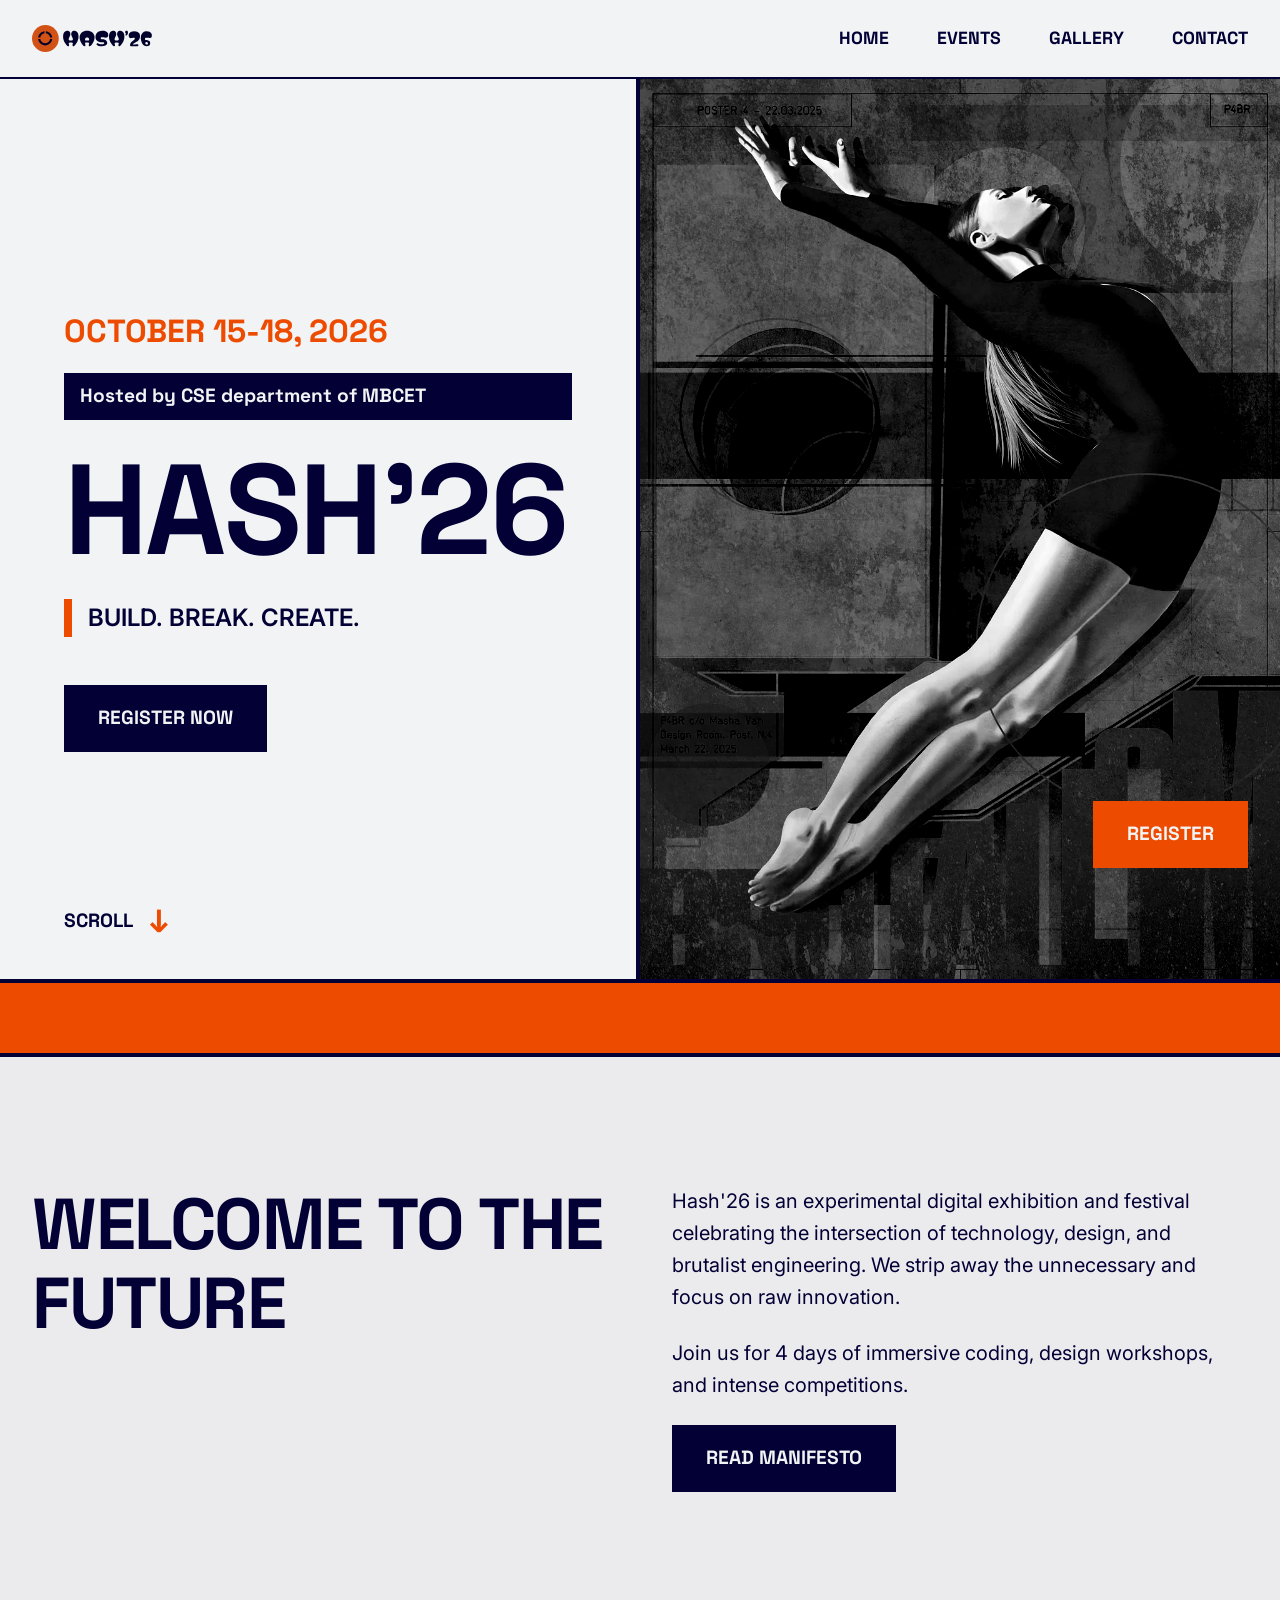
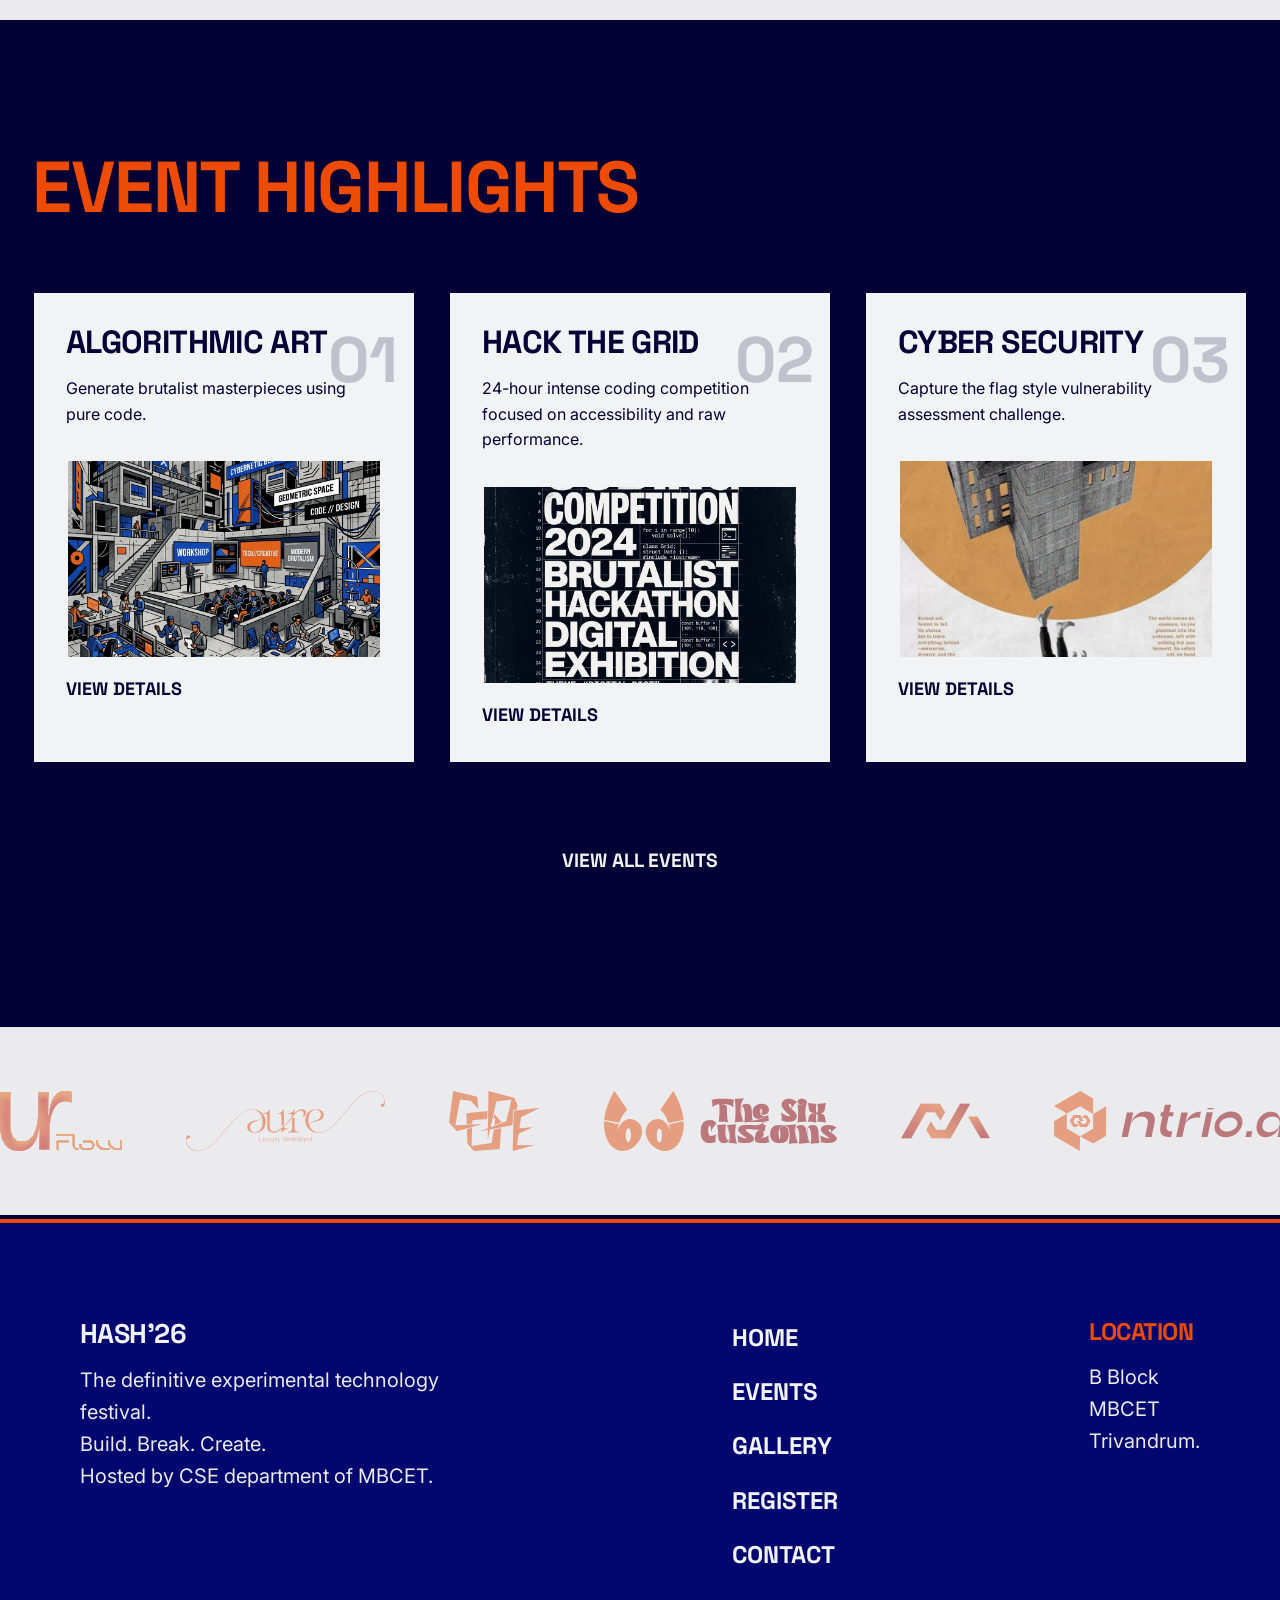
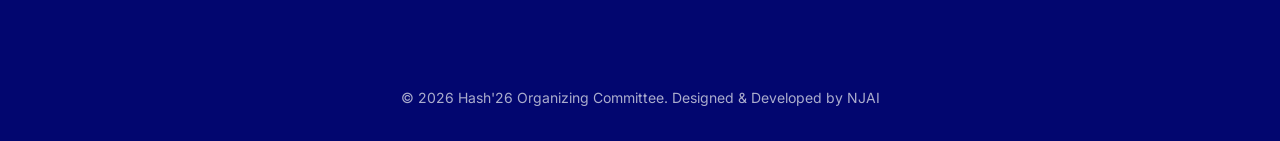
<file: index.html>
<!DOCTYPE html>
<html lang="en">

<head>
  <meta charset="UTF-8">
  <meta name="viewport" content="width=device-width, initial-scale=1.0">
  <title>Hash'26 | Build. Break. Create.</title>
  <meta name="description"
    content="Hash'26 - The modern technology festival featuring events, hackathons, and exhibitions.">
  <link rel="stylesheet" href="css/style.css">
</head>

<body>

  <header class="main-navigation">
    <div class="container">
      <a href="index.html" class="brand-logo">
        <img src="images/logo.svg" alt="Hash'26 Logo" width="120" height="30">
      </a>
      <nav>
        <ul class="nav-menu">
          <li><a href="index.html" class="nav-item">Home</a></li>
          <li><a href="events.html" class="nav-item">Events</a></li>
          <li><a href="gallery.html" class="nav-item">Gallery</a></li>
          <li><a href="contact.html" class="nav-item">Contact</a></li>
        </ul>
      </nav>
    </div>
  </header>

  <main>
    <section class="hero-header">
      <div class="hero-text-content">
        <div class="hero-date-text">October 15-18, 2026</div>
        <div class="host-info">Hosted by CSE department of MBCET</div>
        <h1 class="hero-headline">HASH'26</h1>
        <div class="hero-theme-statement">
          BUILD. BREAK. CREATE.
        </div>
        <div>
          <a href="register.html" class="register-button">Register Now</a>
        </div>
        <div class="scroll-down-hint">Scroll</div>
      </div>
      <img src="images/hero.webp" alt="Abstract geometric composition representing technology" class="hero-cover">
    </section>

    <aside class="marquee-banner">
      <div class="marquee-text">
        +++ REGISTRATION CLOSES IN 5 DAYS +++ EARLY BIRD TICKETS SOLD OUT *** NEW HACKATHON TRACK ANNOUNCED +++ KEYNOTE
        SPEAKER: NIRANJ R +++ REGISTRATION CLOSES IN 5 DAYS +++ EARLY BIRD TICKETS SOLD OUT *** NEW HACKATHON TRACK ANNOUNCED +++ KEYNOTE
        SPEAKER: NIRANJ R +++
      </div>
    </aside>

    <section class="page-section-secondary">
      <div class="container">
        <div class="about-grid">
          <div>
            <h2>WELCOME TO THE FUTURE</h2>
          </div>
          <div>
            <p>Hash'26 is an experimental digital exhibition and festival celebrating the intersection of
              technology, design, and brutalist engineering. We strip away the unnecessary and focus on raw innovation.
            </p>
            <p>Join us for 4 days of immersive coding, design workshops, and intense competitions.</p>
            <a href="events.html" class="register-button">Read Manifesto</a>
          </div>
        </div>
      </div>
    </section>

    <section class="page-section-dark">
      <div class="container">
        <h2 class="events-preview-title">EVENT HIGHLIGHTS</h2>

        <div class="events-grid">
          <article class="event-feature-card">
            <div class="event-index">01</div>
            <h3>Algorithmic Art</h3>
            <p>Generate brutalist masterpieces using pure code.</p>
            <img src="images/event1.jpg" alt="Algorithmic Art Workshop" class="event-feature-img">
            <a href="events.html" class="event-feature-link">View Details</a>
          </article>

          <article class="event-feature-card">
            <div class="event-index">02</div>
            <h3>Hack The Grid</h3>
            <p>24-hour intense coding competition focused on accessibility and raw performance.</p>
            <img src="images/event2.jpg" alt="Hack The Grid Competition" class="event-feature-img">
            <a href="events.html" class="event-feature-link">View Details</a>
          </article>

          <article class="event-feature-card">
            <div class="event-index">03</div>
            <h3>Cyber Security</h3>
            <p>Capture the flag style vulnerability assessment challenge.</p>
            <img src="images/event3.jpg" alt="Cyber Security CTF" class="event-feature-img">
            <a href="events.html" class="event-feature-link">View Details</a>
          </article>
        </div>

        <div class="view-all-events">
          <a href="events.html" class="register-button">View All Events</a>
        </div>
      </div>
    </section>

    <section class="sponsor-banner">
      <div class="sponsor-track">
        <img src="images/sponsor1.svg" alt="Sponsor 1 Logo">
        <img src="images/sponsor2.svg" alt="Sponsor 2 Logo">

        <img src="images/sponsor3.svg" alt="Sponsor 1 Logo">
        <img src="images/sponsor4.svg" alt="Sponsor 2 Logo">

        <img src="images/sponsor5.webp" alt="Sponsor 1 Logo">
        <img src="images/sponsor6.svg" alt="Sponsor 2 Logo">

        <img src="images/sponsor7.svg" alt="Sponsor 1 Logo">
        <img src="images/sponsor8.svg" alt="Sponsor 2 Logo">
      </div>
    </section>
  </main>

  <footer class="site-footer">
    <div class="container">
      <div class="footer-layout">
        <div class="footer-brand">
          <h2>HASH'26</h2>
          <p>
            The definitive experimental technology festival.<br>
            Build. Break. Create.<br>
            Hosted by CSE department of MBCET.
          </p>
        </div>

        <nav class="footer-links">
          <ul>
            <li><a href="index.html">Home</a></li>
            <li><a href="events.html">Events</a></li>
            <li><a href="gallery.html">Gallery</a></li>
            <li><a href="register.html">Register</a></li>
            <li><a href="contact.html">Contact</a></li>
          </ul>
        </nav>

        <div class="footer-contact">
          <h3>LOCATION</h3>
          <p>
            B Block<br>
            MBCET<br>
            Trivandrum.
          </p>
        </div>
      </div>

      <div class="footer-legal">
        &copy; 2026 Hash'26 Organizing Committee. Designed & Developed by NJAI
      </div>
    </div>
  </footer>

  <a href="register.html" class="register-button floating">REGISTER</a>

</body>

</html>
</file>
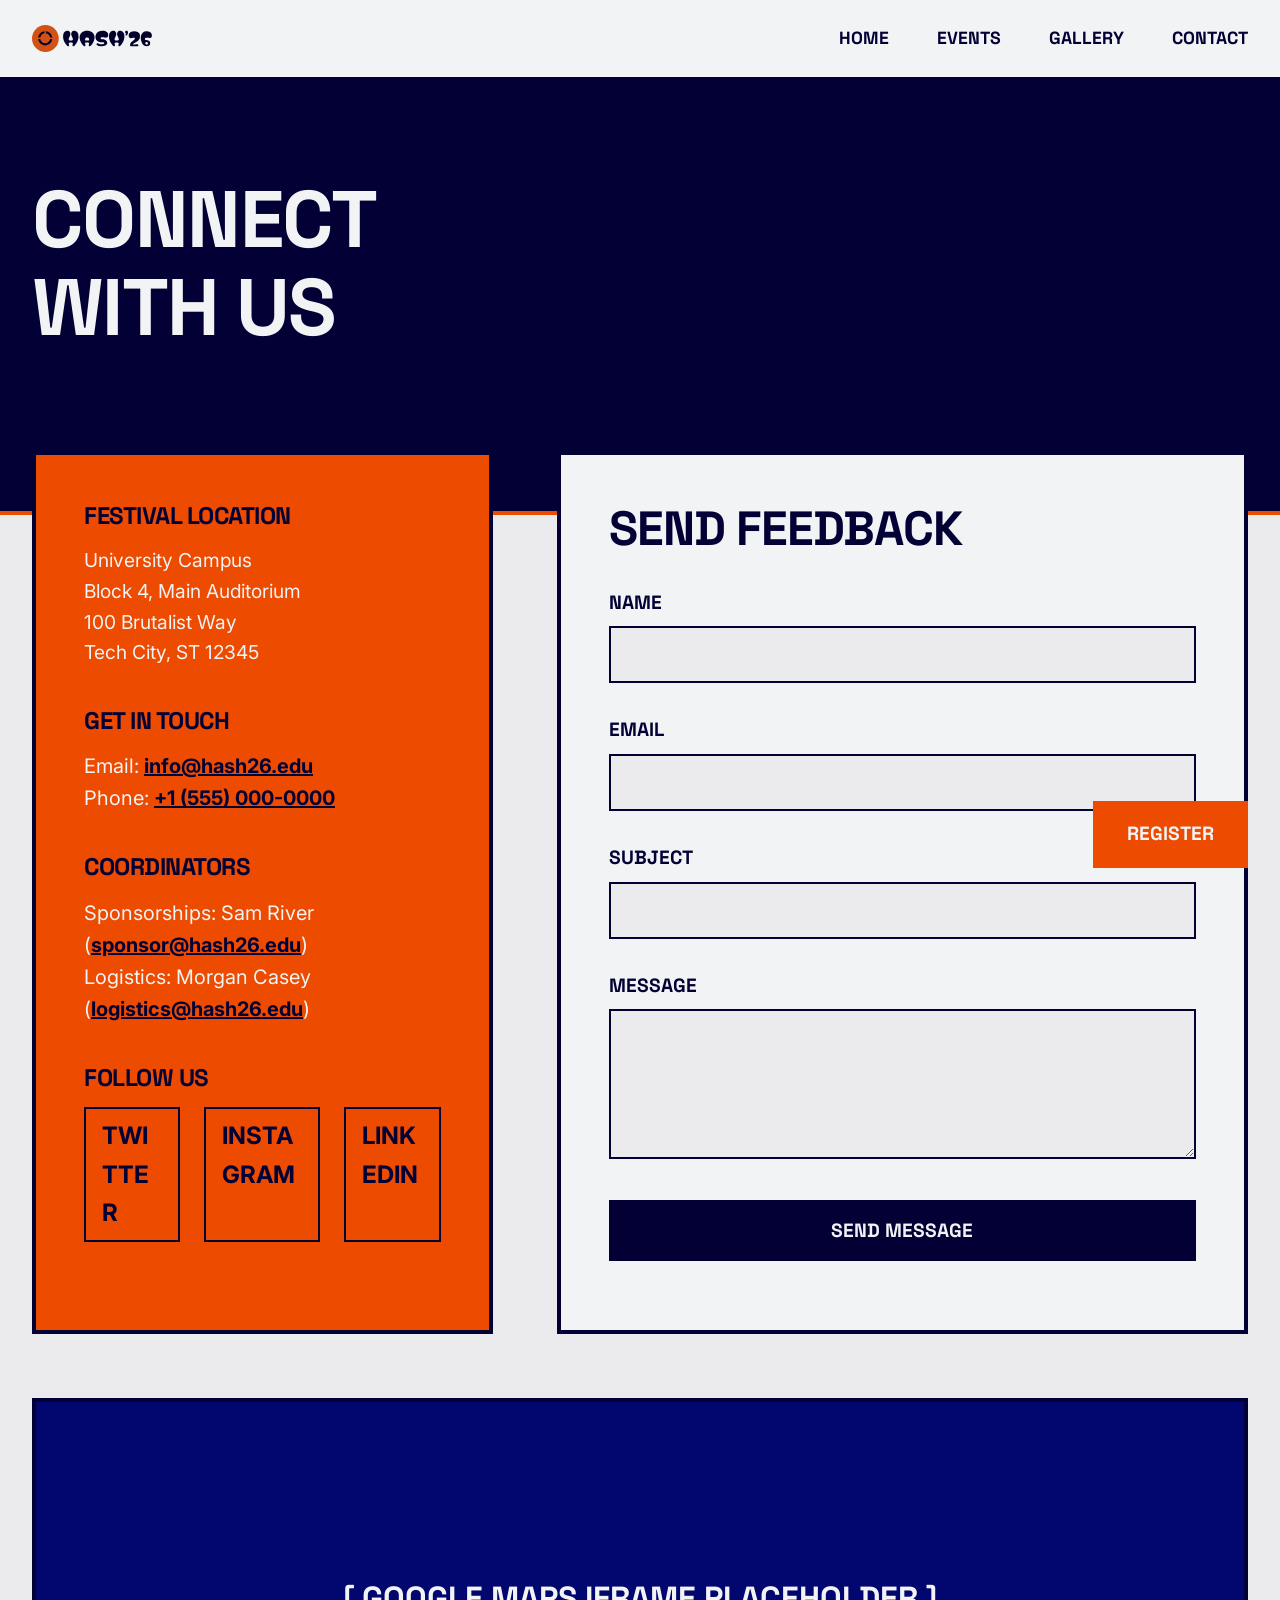
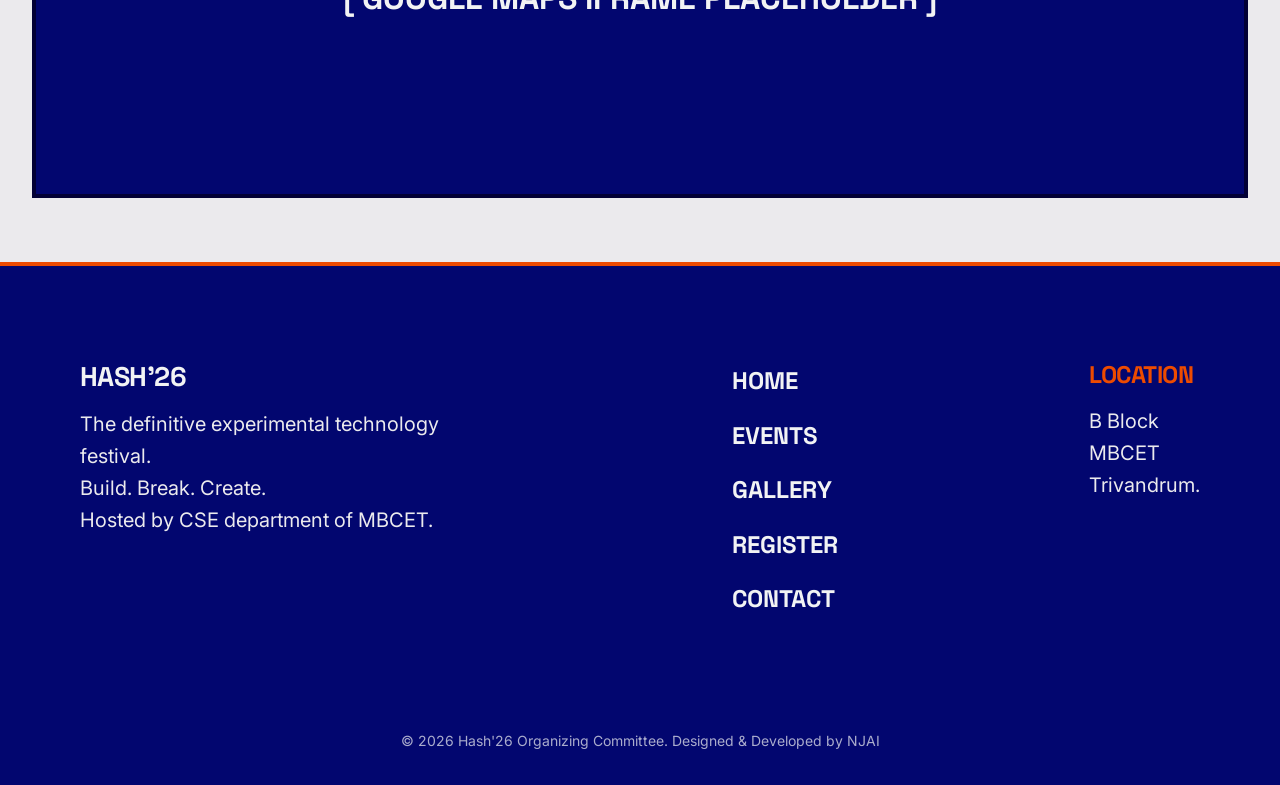
<file: contact.html>
<!DOCTYPE html>
<html lang="en">

<head>
  <meta charset="UTF-8">
  <meta name="viewport" content="width=device-width, initial-scale=1.0">
  <title>Contact - Hash'26</title>
  <link rel="stylesheet" href="css/style.css">
</head>

<body style="background-color: var(--bg-secondary);">

  <header class="main-navigation">
    <div class="container">
      <a href="index.html" class="brand-logo">
        <img src="images/logo.svg" alt="Hash'26 Logo" width="120" height="30">
      </a>
      <nav>
        <ul class="nav-menu">
          <li><a href="index.html" class="nav-item">Home</a></li>
          <li><a href="events.html" class="nav-item">Events</a></li>
          <li><a href="gallery.html" class="nav-item">Gallery</a></li>
          <li><a href="contact.html" class="nav-item">Contact</a></li>
        </ul>
      </nav>
    </div>
  </header>

  <main>
    <section class="contact-hero-header">
      <div class="container">
        <h1>CONNECT<br>WITH US</h1>
      </div>
    </section>

    <section class="container">
      <div class="contact-layout">

        <div class="office-details-box">

          <div class="contact-information-group">
            <h3>FESTIVAL LOCATION</h3>
            <p class="large-text">
              University Campus<br>
              Block 4, Main Auditorium<br>
              100 Brutalist Way<br>
              Tech City, ST 12345
            </p>
          </div>

          <div class="contact-information-group">
            <h3>GET IN TOUCH</h3>
            <p>
              Email: <a href="mailto:info@hash26.edu">info@hash26.edu</a><br>
              Phone: <a href="tel:+15550000000">+1 (555) 000-0000</a>
            </p>
          </div>

          <div class="contact-information-group">
            <h3>COORDINATORS</h3>
            <p>
              Sponsorships: Sam River (<a href="mailto:sponsor@hash26.edu">sponsor@hash26.edu</a>)<br>
              Logistics: Morgan Casey (<a href="mailto:logistics@hash26.edu">logistics@hash26.edu</a>)
            </p>
          </div>

          <div class="contact-information-group">
            <h3>FOLLOW US</h3>
            <div class="social-media-links">
              <a href="https://twitter.com" target="_blank" rel="noopener">TWITTER</a>
              <a href="https://instagram.com" target="_blank" rel="noopener">INSTAGRAM</a>
              <a href="https://linkedin.com" target="_blank" rel="noopener">LINKEDIN</a>
            </div>
          </div>

        </div>

        <div class="message-form-box">
          <h2>SEND FEEDBACK</h2>
          <form action="#" method="POST">

            <div class="input-field-group">
              <label for="name">Name</label>
              <input type="text" id="name" name="name" class="form-input" required>
            </div>

            <div class="input-field-group">
              <label for="email">Email</label>
              <input type="email" id="email" name="email" class="form-input" required>
            </div>

            <div class="input-field-group">
              <label for="subject">Subject</label>
              <input type="text" id="subject" name="subject" class="form-input" required>
            </div>

            <div class="input-field-group">
              <label for="message">Message</label>
              <textarea id="message" name="message" class="form-input" required></textarea>
            </div>

            <button type="submit" class="register-button submit-message-button">SEND MESSAGE</button>
          </form>
        </div>

      </div>

      <div class="location-map-frame">
        [ GOOGLE MAPS IFRAME PLACEHOLDER ]
      </div>

    </section>
  </main>

  <footer class="site-footer">
    <div class="container">
      <div class="footer-layout">
        <div class="footer-brand">
          <h2>HASH'26</h2>
          <p>
            The definitive experimental technology festival.<br>
            Build. Break. Create.<br>
            Hosted by CSE department of MBCET.
          </p>
        </div>

        <nav class="footer-links">
          <ul>
            <li><a href="index.html">Home</a></li>
            <li><a href="events.html">Events</a></li>
            <li><a href="gallery.html">Gallery</a></li>
            <li><a href="register.html">Register</a></li>
            <li><a href="contact.html">Contact</a></li>
          </ul>
        </nav>

        <div class="footer-contact">
          <h3>LOCATION</h3>
          <p>
            B Block<br>
            MBCET<br>
            Trivandrum.
          </p>
        </div>
      </div>

      <div class="footer-legal">
        &copy; 2026 Hash'26 Organizing Committee. Designed & Developed by NJAI
      </div>
    </div>
  </footer>

  <a href="register.html" class="register-button floating">REGISTER</a>

</body>

</html>
</file>
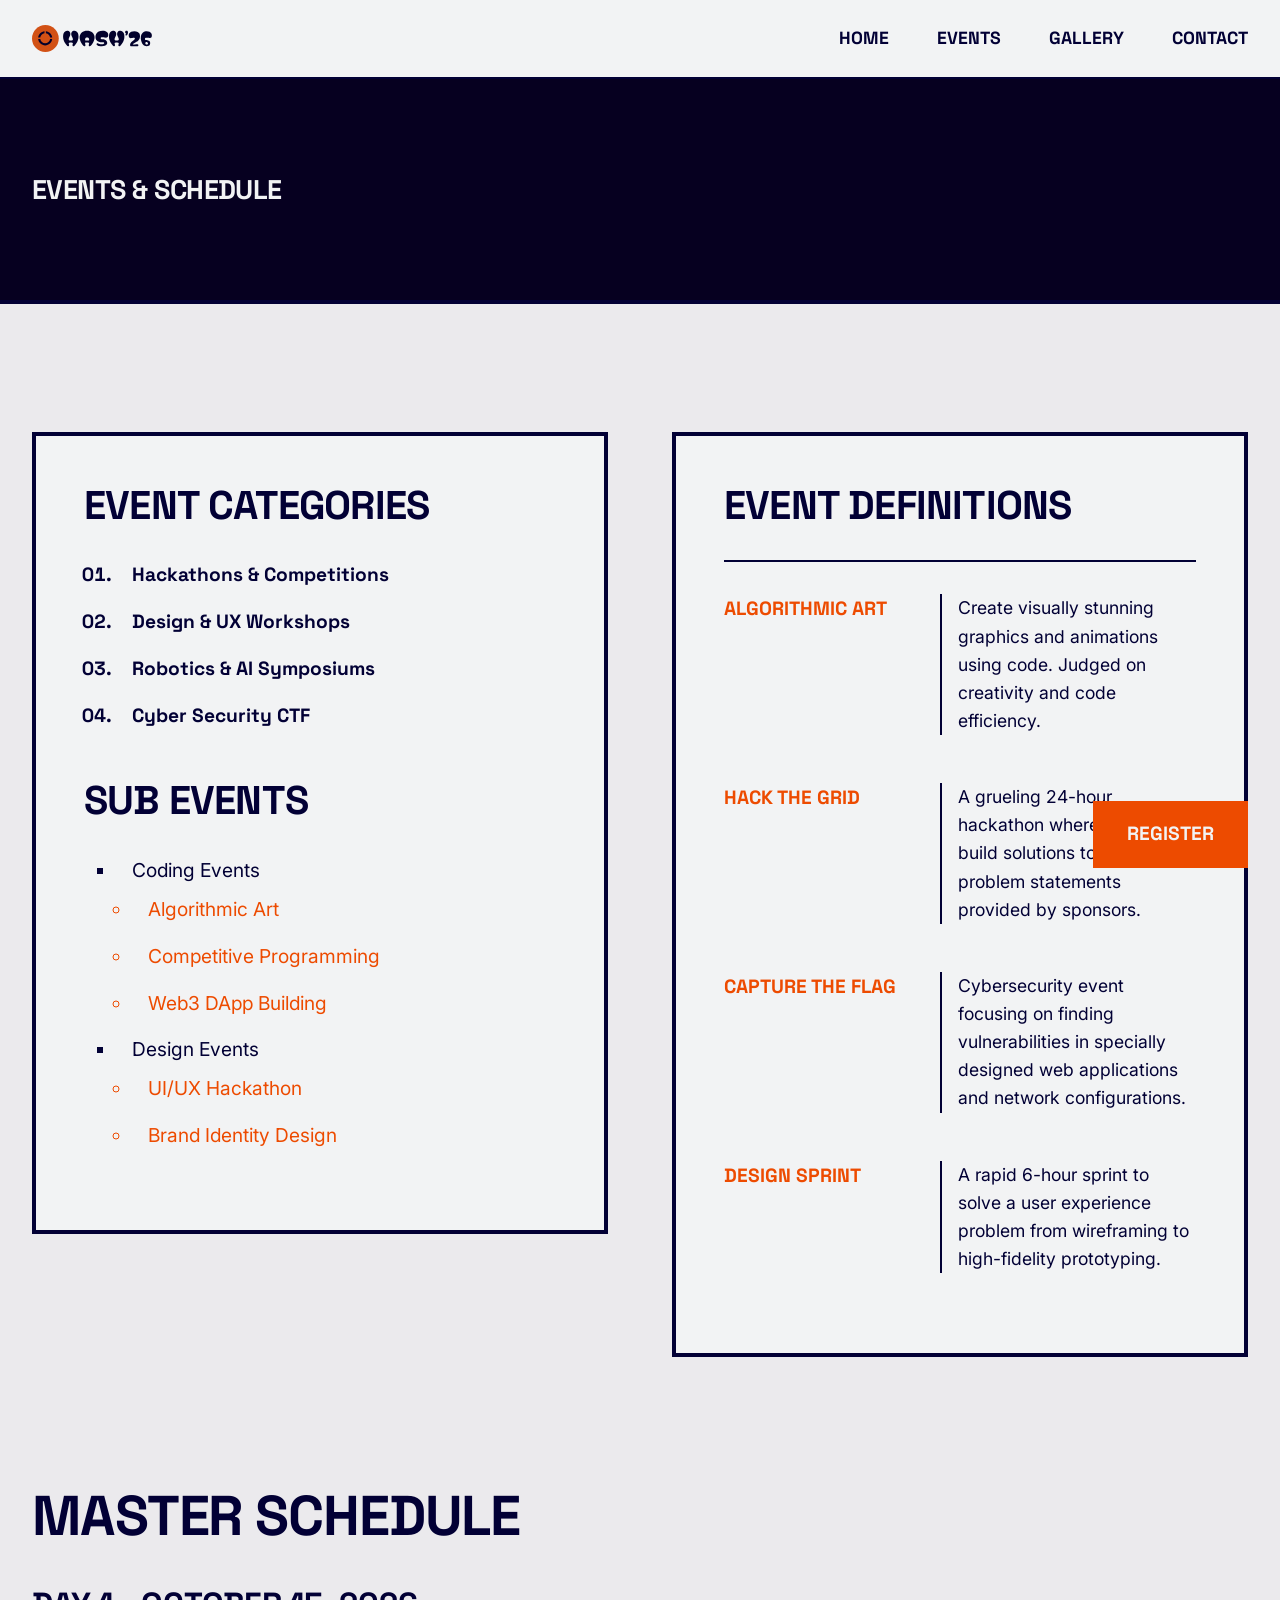
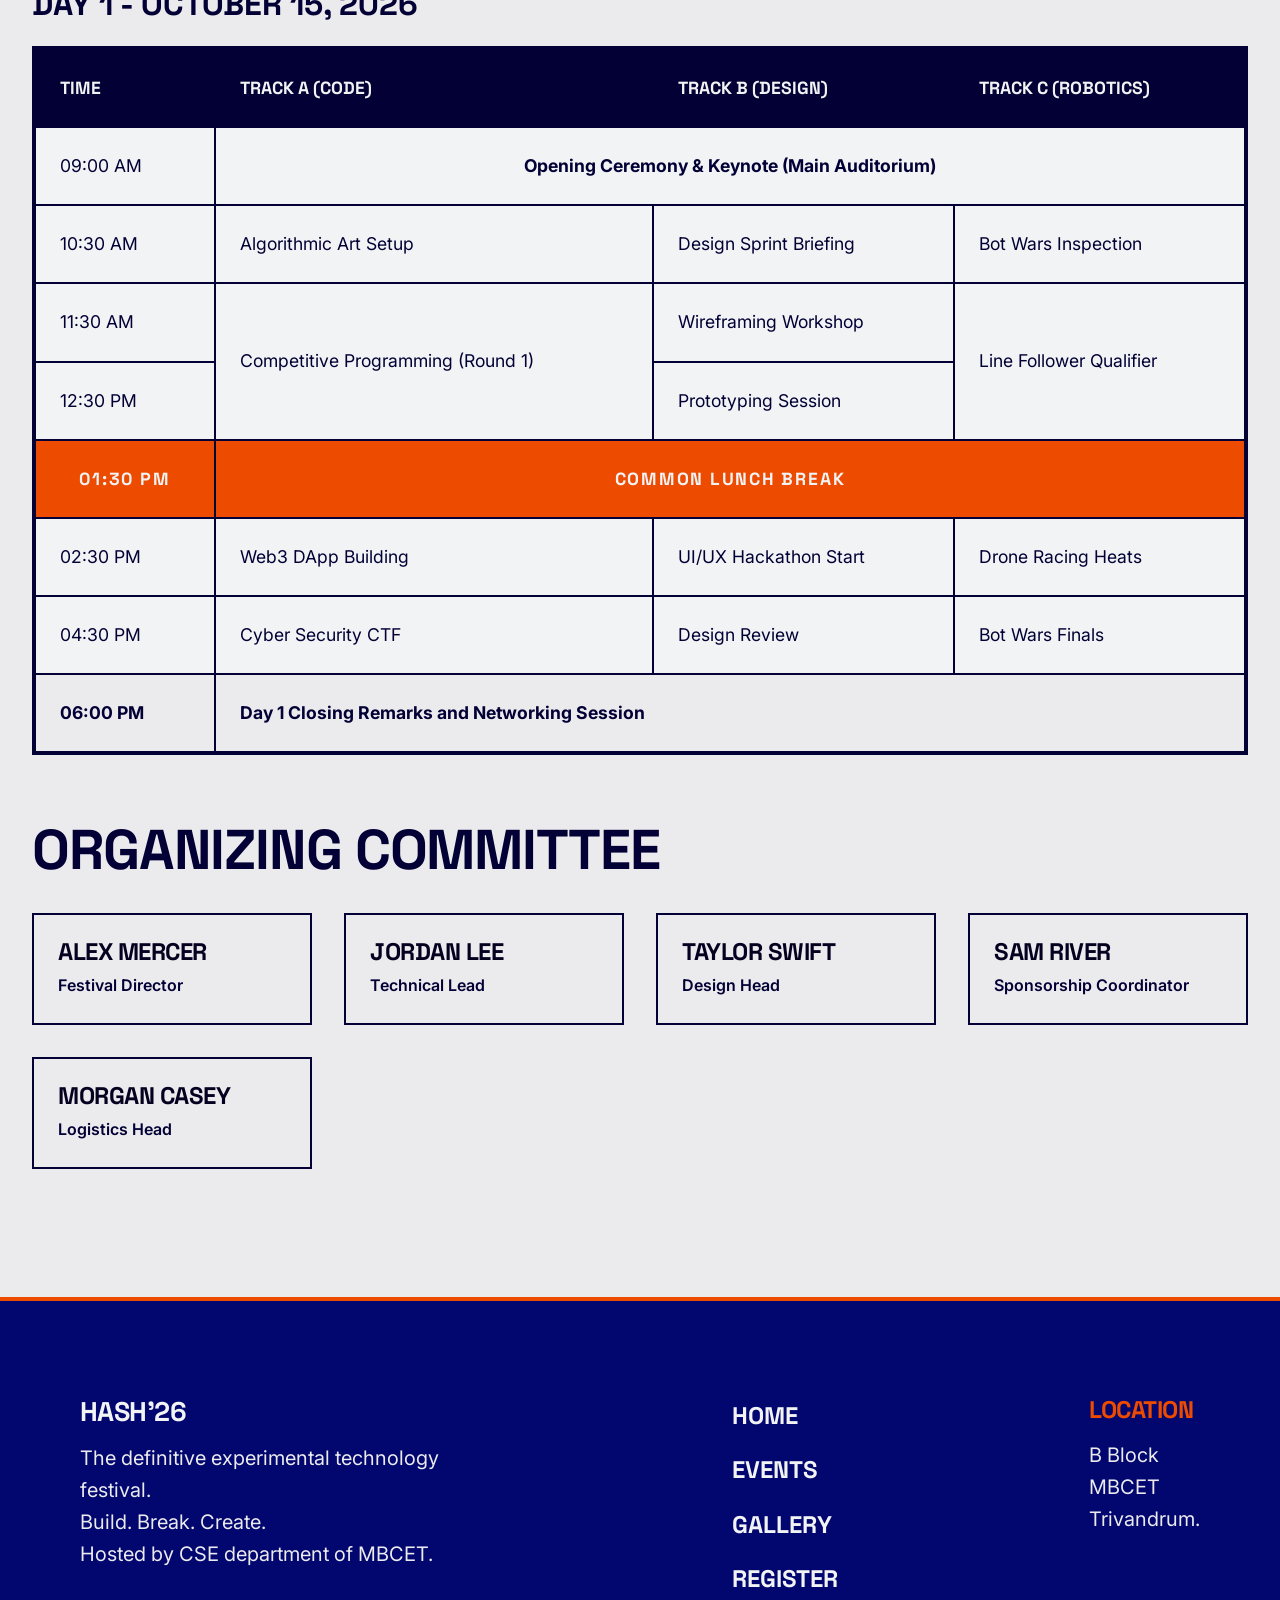
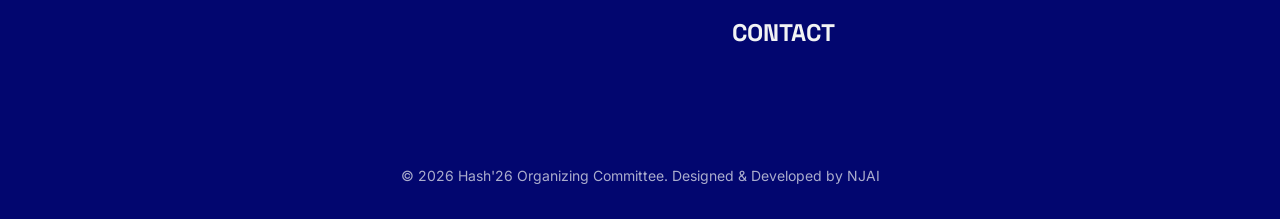
<file: events.html>
<!DOCTYPE html>
<html lang="en">

<head>
  <meta charset="UTF-8">
  <meta name="viewport" content="width=device-width, initial-scale=1.0">
  <title>Events - Hash'26</title>
  <link rel="stylesheet" href="css/style.css">
</head>

<body>

  <header class="main-navigation">
    <div class="container">
      <a href="index.html" class="brand-logo">
        <img src="images/logo.svg" alt="Hash'26 Logo" width="120" height="30">
      </a>
      <nav>
        <ul class="nav-menu">
          <li><a href="index.html" class="nav-item">Home</a></li>
          <li><a href="events.html" class="nav-item">Events</a></li>
          <li><a href="gallery.html" class="nav-item">Gallery</a></li>
          <li><a href="contact.html" class="nav-item">Contact</a></li>
        </ul>
      </nav>
    </div>
  </header>

  <main>
    <section class="events-page-header">
      <div class="container">
        <h1>Events & Schedule</h1>
      </div>
    </section>

    <section class="page-section-secondary">
      <div class="container">

        <div class="events-layout-grid">
          <div>
            <div class="event-list-box">
              <h2>Event Categories</h2>
              <ol class="brutalist-list">
                <li>Hackathons & Competitions</li>
                <li>Design & UX Workshops</li>
                <li>Robotics & AI Symposiums</li>
                <li>Cyber Security CTF</li>
              </ol>

              <h2 class="spaced-title">Sub Events</h2>
              <ul class="brutalist-list">
                <li>Coding Events
                  <ul>
                    <li>Algorithmic Art</li>
                    <li>Competitive Programming</li>
                    <li>Web3 DApp Building</li>
                  </ul>
                </li>
                <li>Design Events
                  <ul>
                    <li>UI/UX Hackathon</li>
                    <li>Brand Identity Design</li>
                  </ul>
                </li>
              </ul>
            </div>
          </div>

          <div>
            <div class="event-list-box">
              <h2>Event Definitions</h2>
              <dl class="definition-list">
                <dt>Algorithmic Art</dt>
                <dd>Create visually stunning graphics and animations using code. Judged on creativity and code
                  efficiency.</dd>

                <dt>Hack The Grid</dt>
                <dd>A grueling 24-hour hackathon where teams build solutions to predefined problem statements provided
                  by sponsors.</dd>

                <dt>Capture The Flag</dt>
                <dd>Cybersecurity event focusing on finding vulnerabilities in specially designed web applications and
                  network configurations.</dd>

                <dt>Design Sprint</dt>
                <dd>A rapid 6-hour sprint to solve a user experience problem from wireframing to high-fidelity
                  prototyping.</dd>
              </dl>
            </div>
          </div>
        </div>

        <h2 class="schedule-heading">Master Schedule</h2>
        <div class="schedule-wrapper">
          <table class="master-schedule-table">
            <caption>Day 1 - October 15, 2026</caption>
            <thead>
              <tr>
                <th>Time</th>
                <th>Track A (Code)</th>
                <th>Track B (Design)</th>
                <th>Track C (Robotics)</th>
              </tr>
            </thead>
            <tbody>
              <tr>
                <td>09:00 AM</td>
                <td colspan="3" class="opening-ceremony">Opening Ceremony & Keynote (Main Auditorium)</td>
              </tr>
              <tr>
                <td>10:30 AM</td>
                <td>Algorithmic Art Setup</td>
                <td>Design Sprint Briefing</td>
                <td>Bot Wars Inspection</td>
              </tr>
              <tr>
                <td>11:30 AM</td>
                <td rowspan="2">Competitive Programming (Round 1)</td>
                <td>Wireframing Workshop</td>
                <td rowspan="2">Line Follower Qualifier</td>
              </tr>
              <tr>
                <td>12:30 PM</td>
                <td>Prototyping Session</td>
              </tr>
              <tr>
                <td class="lunch-break">01:30 PM</td>
                <td colspan="3" class="lunch-break">Common Lunch Break</td>
              </tr>
              <tr>
                <td>02:30 PM</td>
                <td>Web3 DApp Building</td>
                <td>UI/UX Hackathon Start</td>
                <td>Drone Racing Heats</td>
              </tr>
              <tr>
                <td>04:30 PM</td>
                <td>Cyber Security CTF</td>
                <td>Design Review</td>
                <td>Bot Wars Finals</td>
              </tr>
            </tbody>
            <tfoot>
              <tr>
                <td>06:00 PM</td>
                <td colspan="3">Day 1 Closing Remarks and Networking Session</td>
              </tr>
            </tfoot>
          </table>
        </div>

        <h2 class="committee-heading">Organizing Committee</h2>
        <div class="organizing-committee">
          <div class="committee-member-card">
            <h4>Alex Mercer</h4>
            <p>Festival Director</p>
          </div>
          <div class="committee-member-card">
            <h4>Jordan Lee</h4>
            <p>Technical Lead</p>
          </div>
          <div class="committee-member-card">
            <h4>Taylor Swift</h4>
            <p>Design Head</p>
          </div>
          <div class="committee-member-card">
            <h4>Sam River</h4>
            <p>Sponsorship Coordinator</p>
          </div>
          <div class="committee-member-card">
            <h4>Morgan Casey</h4>
            <p>Logistics Head</p>
          </div>
        </div>

      </div>
    </section>
  </main>

  <footer class="site-footer">
    <div class="container">
      <div class="footer-layout">
        <div class="footer-brand">
          <h2>HASH'26</h2>
          <p>
            The definitive experimental technology festival.<br>
            Build. Break. Create.<br>
            Hosted by CSE department of MBCET.
          </p>
        </div>

        <nav class="footer-links">
          <ul>
            <li><a href="index.html">Home</a></li>
            <li><a href="events.html">Events</a></li>
            <li><a href="gallery.html">Gallery</a></li>
            <li><a href="register.html">Register</a></li>
            <li><a href="contact.html">Contact</a></li>
          </ul>
        </nav>

        <div class="footer-contact">
          <h3>LOCATION</h3>
          <p>
            B Block<br>
            MBCET<br>
            Trivandrum.
          </p>
        </div>
      </div>

      <div class="footer-legal">
        &copy; 2026 Hash'26 Organizing Committee. Designed & Developed by NJAI
      </div>
    </div>
  </footer>

  <a href="register.html" class="register-button floating">REGISTER</a>

</body>

</html>
</file>
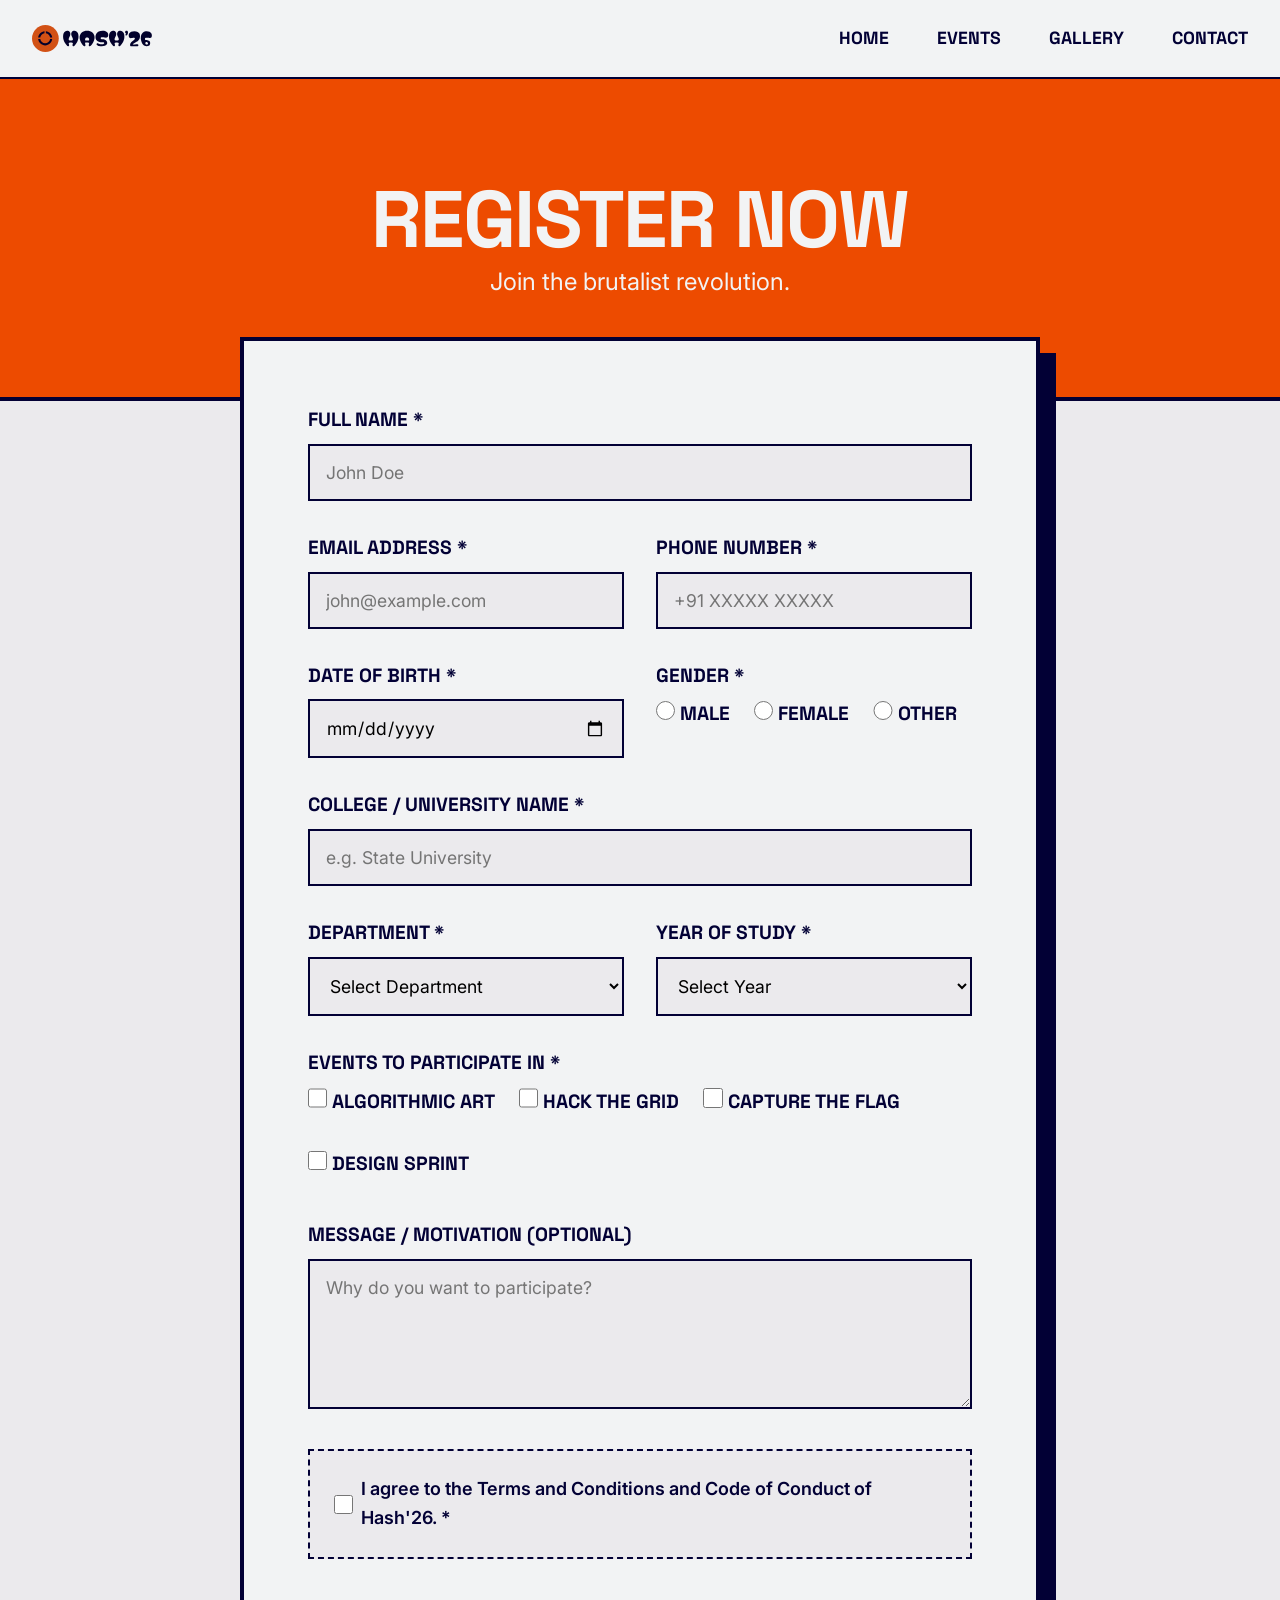
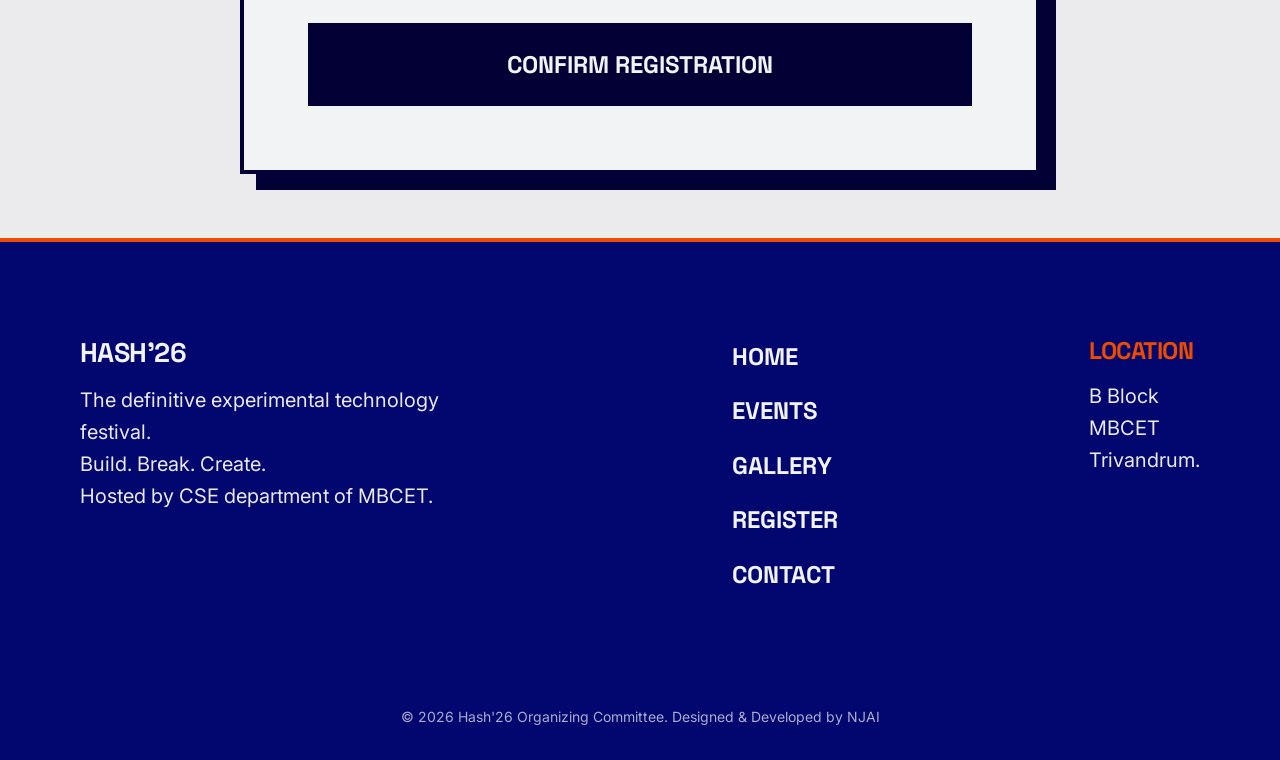
<file: register.html>
<!DOCTYPE html>
<html lang="en">

<head>
  <meta charset="UTF-8">
  <meta name="viewport" content="width=device-width, initial-scale=1.0">
  <title>Register - Hash'26</title>
  <link rel="stylesheet" href="css/style.css">

</head>

<body style="background-color: var(--bg-secondary);">

  <header class="main-navigation">
    <div class="container">
      <a href="index.html" class="brand-logo">
        <img src="images/logo.svg" alt="Hash'26 Logo" width="120" height="30">
      </a>
      <nav>
        <ul class="nav-menu">
          <li><a href="index.html" class="nav-item">Home</a></li>
          <li><a href="events.html" class="nav-item">Events</a></li>
          <li><a href="gallery.html" class="nav-item">Gallery</a></li>
          <li><a href="contact.html" class="nav-item">Contact</a></li>
        </ul>
      </nav>
    </div>
  </header>

  <main>
    <section class="registration-header">
      <div class="container">
        <h1>REGISTER NOW</h1>
        <p>Join the brutalist revolution.</p>
      </div>
    </section>

    <section class="container">
      <form class="registration-form" action="">

        <div class="input-field-group">
          <label for="fullName">Full Name *</label>
          <input type="text" id="fullName" name="fullName" class="form-input" placeholder="John Doe" required>
        </div>

        <div class="form-row-2">
          <div class="input-field-group">
            <label for="email">Email Address *</label>
            <input type="email" id="email" name="email" class="form-input" placeholder="john@example.com" required>
          </div>
          <div class="input-field-group">
            <label for="phone">Phone Number *</label>
            <input type="tel" id="phone" name="phone" class="form-input" placeholder="+91 XXXXX XXXXX"
              pattern="[+9\1\(\)\s]+" required>
          </div>
        </div>

        <div class="form-row-2">
          <div class="input-field-group">
            <label for="dob">Date of Birth *</label>
            <input type="date" id="dob" name="dob" class="form-input" required>
          </div>
          <div class="input-field-group">
            <label>Gender *</label>
            <div class="selection-group">
              <label class="selection-label">
                <input type="radio" name="gender" value="male" required> Male
              </label>
              <label class="selection-label">
                <input type="radio" name="gender" value="female" required> Female
              </label>
              <label class="selection-label">
                <input type="radio" name="gender" value="other" required> Other
              </label>
            </div>
          </div>
        </div>

        <div class="input-field-group">
          <label for="college">College / University Name *</label>
          <input type="text" id="college" name="college" class="form-input" placeholder="e.g. State University"
            required>
        </div>

        <div class="form-row-2">
          <div class="input-field-group">
            <label for="department">Department *</label>
            <select id="department" name="department" class="form-input" required>
              <option value="" disabled selected>Select Department</option>
              <option value="cs">Computer Science</option>
              <option value="it">Information Technology</option>
              <option value="ee">Electrical Engineering</option>
              <option value="me">Mechanical Engineering</option>
              <option value="des">Design</option>
              <option value="other">Other</option>
            </select>
          </div>
          <div class="input-field-group">
            <label for="year">Year of Study *</label>
            <select id="year" name="year" class="form-input" required>
              <option value="" disabled selected>Select Year</option>
              <option value="1">First Year</option>
              <option value="2">Second Year</option>
              <option value="3">Third Year</option>
              <option value="4">Fourth Year</option>
            </select>
          </div>
        </div>

        <div class="input-field-group">
          <label>Events to Participate In *</label>
          <div class="selection-group">
            <label class="selection-label">
              <input type="checkbox" name="events" value="algo-art"> Algorithmic Art
            </label>
            <label class="selection-label">
              <input type="checkbox" name="events" value="hack-grid"> Hack The Grid
            </label>
            <label class="selection-label">
              <input type="checkbox" name="events" value="ctf"> Capture The Flag
            </label>
            <label class="selection-label">
              <input type="checkbox" name="events" value="design"> Design Sprint
            </label>
          </div>
        </div>

        <div class="input-field-group">
          <label for="message">Message / Motivation (Optional)</label>
          <textarea id="message" name="message" class="form-input"
            placeholder="Why do you want to participate?"></textarea>
        </div>

        <div class="terms-agreement-box">
          <label class="selection-label">
            <input type="checkbox" name="terms" required>
            <span>I agree to the Terms and Conditions and Code of Conduct of Hash'26. *</span>
          </label>
        </div>

        <button type="submit" class="register-button submit-registration">CONFIRM REGISTRATION</button>

      </form>
    </section>
  </main>

  <footer class="site-footer">
    <div class="container">
      <div class="footer-layout">
        <div class="footer-brand">
          <h2>HASH'26</h2>
          <p>
            The definitive experimental technology festival.<br>
            Build. Break. Create.<br>
            Hosted by CSE department of MBCET.
          </p>
        </div>

        <nav class="footer-links">
          <ul>
            <li><a href="index.html">Home</a></li>
            <li><a href="events.html">Events</a></li>
            <li><a href="gallery.html">Gallery</a></li>
            <li><a href="register.html">Register</a></li>
            <li><a href="contact.html">Contact</a></li>
          </ul>
        </nav>

        <div class="footer-contact">
          <h3>LOCATION</h3>
          <p>
            B Block<br>
            MBCET<br>
            Trivandrum.
          </p>
        </div>
      </div>

      <div class="footer-legal">
        &copy; 2026 Hash'26 Organizing Committee. Designed & Developed by NJAI
      </div>
    </div>
  </footer>

</body>

</html>
</file>
<file: css/style.css>
@import url('https://fonts.googleapis.com/css2?family=Inter:wght@400;600;800;900&family=Space+Grotesk:wght@400;600;700&display=swap');

:root {
  --bg-primary: #F2F3F4;
  --bg-secondary: #EBEAED;
  --dark-primary: #020035;
  --dark-secondary: #02066F;
  --accent: #060020;
  --highlight: #ED4B00;

  --font-primary: 'Inter', sans-serif;
  --font-display: 'Space Grotesk', sans-serif;
}

*,
*::before,
*::after {
  box-sizing: border-box;
  margin: 0;
  padding: 0;
}

html {
  scroll-behavior: smooth;
  font-size: 100%;
}

body {
  font-family: var(--font-primary);
  background-color: var(--bg-primary);
  color: var(--dark-primary);
  line-height: 1.6;
  font-size: 18px;
  overflow-x: hidden;
}

h1,
h2,
h3,
h4,
h5,
h6 {
  font-family: var(--font-display);
  font-weight: 900;
  line-height: 1.1;
  text-transform: uppercase;
  letter-spacing: -0.02em;
}

p {
  font-size: 18px;
  max-width: 70ch;
  margin-bottom: 1.5rem;
}

@media (min-width: 1200px) {
  p {
    font-size: 20px;
  }
}

.container {
  width: 100%;
  max-width: 1400px;
  margin: 0 auto;
  padding: 0 2rem;
}

.page-section {
  padding-top: 8rem;
  padding-bottom: 8rem;
}

.page-section-dark {
  background-color: var(--dark-primary);
  color: var(--bg-primary);
  padding-top: 8rem;
  padding-bottom: 8rem;
}

.page-section-secondary {
  background-color: var(--bg-secondary);
  padding-top: 8rem;
  padding-bottom: 8rem;
}

.register-button {
  display: inline-block;
  background-color: var(--dark-primary);
  color: var(--bg-primary);
  text-decoration: none;
  font-family: var(--font-display);
  font-weight: 800;
  font-size: 1.2rem;
  padding: 1rem 2rem;
  border: 2px solid var(--dark-primary);
  border-radius: 0;
  text-transform: uppercase;
  transition: all 0.25s ease;
  cursor: pointer;
  position: relative;
  z-index: 1;
}

.register-button:hover {
  background-color: var(--highlight);
  border-color: var(--highlight);
  color: var(--bg-primary);
  transform: translate(-4px, -4px);
  box-shadow: 4px 4px 0 var(--dark-primary);
}

.register-button.floating {
  position: fixed;
  bottom: 2rem;
  right: 2rem;
  z-index: 1000;
  background-color: var(--highlight);
  border-color: var(--highlight);
}

.register-button.floating:hover {
  background-color: var(--dark-primary);
  border-color: var(--dark-primary);
  box-shadow: 4px 4px 0 var(--highlight);
}

.main-navigation {
  position: sticky;
  top: 0;
  z-index: 999;
  background-color: var(--bg-primary);
  border-bottom: 2px solid var(--dark-primary);
  padding: 1.5rem 0;
}

.main-navigation .container {
  display: flex;
  justify-content: space-between;
  align-items: center;
}

.brand-logo {
  font-family: var(--font-display);
  font-weight: 900;
  font-size: 2rem;
  color: var(--dark-primary);
  text-decoration: none;
  text-transform: uppercase;
  display: flex;
  align-items: center;
  gap: 1rem;
}

.nav-menu {
  display: flex;
  gap: 3rem;
  list-style: none;
}

.nav-item {
  text-decoration: none;
  color: var(--dark-primary);
  font-family: var(--font-display);
  font-weight: 700;
  font-size: 1.1rem;
  text-transform: uppercase;
  position: relative;
}

.nav-item::after {
  content: '';
  position: absolute;
  width: 0%;
  height: 3px;
  bottom: -4px;
  left: 0;
  background-color: var(--highlight);
  transition: width 0.2s ease;
}

.nav-item:hover::after {
  width: 100%;
}

img {
  max-width: 100%;
  height: auto;
  display: block;
  filter: grayscale(20%);
  transition: filter 0.3s ease;
}

img:hover {
  filter: grayscale(0%);
}

.site-footer {
  padding: 6rem 3rem 2rem;
  border-top: 4px solid var(--highlight);
  background-color: var(--dark-secondary);
  color: var(--bg-primary);
}

.footer-layout {
  display: flex;
  flex-direction: column;
  gap: 4rem;
}

@media (min-width: 768px) {
  .footer-layout {
    flex-direction: row;
    justify-content: space-between;
  }
}

.footer-brand h2 {
  color: var(--bg-primary);
  margin-bottom: 1rem;
}

.footer-brand p {
  color: var(--bg-secondary);
  max-width: 400px;
}

.footer-links ul {
  list-style: none;
}

.footer-links a {
  color: var(--bg-primary);
  text-decoration: none;
  font-family: var(--font-display);
  font-size: 1.5rem;
  font-weight: 700;
  text-transform: uppercase;
  display: inline-block;
  margin-bottom: 1rem;
  transition: color 0.2s ease;
}

.footer-links a:hover {
  color: var(--highlight);
}

.footer-contact h3 {
  color: var(--highlight);
  font-size: 1.5rem;
  margin-bottom: 1rem;
}

.footer-contact p {
  color: var(--bg-secondary);
}

.footer-legal {
  margin-top: 6rem;
  text-align: center;
  font-size: 14px;
  opacity: 0.7;
}

.hero-header {
  min-height: 100vh;
  display: grid;
  grid-template-columns: 1fr 1fr;
  align-items: center;
  border-bottom: 4px solid var(--dark-primary);
  position: relative;
}

.hero-text-content {
  padding: 2rem 4rem;
  border-right: 4px solid var(--dark-primary);
  height: 100%;
  display: flex;
  flex-direction: column;
  justify-content: center;
}

.hero-cover {
  height: 100vh;
  width: 100%;
  object-fit: cover;
  object-position: top;
  filter: grayscale(100%) contrast(1.2);
}

.hero-headline {
  font-size: clamp(60px, 10vw, 140px);
  line-height: 0.9;
  margin-bottom: 2rem;
}

.hero-date-text {
  font-size: 2rem;
  font-family: var(--font-display);
  font-weight: 700;
  color: var(--highlight);
  margin-bottom: 1rem;
  text-transform: uppercase;
}

.hero-theme-statement {
  font-size: 1.5rem;
  font-weight: 600;
  margin-bottom: 3rem;
  border-left: 8px solid var(--highlight);
  padding-left: 1rem;
}

.scroll-down-hint {
  position: absolute;
  bottom: 2rem;
  left: 4rem;
  font-family: var(--font-display);
  font-weight: 700;
  text-transform: uppercase;
  font-size: 1.2rem;
  display: flex;
  align-items: center;
  gap: 1rem;
}

.scroll-down-hint::after {
  content: '↓';
  font-size: 2rem;
  color: var(--highlight);
  animation: bounce 2s infinite;
}

@keyframes bounce {

  0%,
  20%,
  50%,
  80%,
  100% {
    transform: translateY(0);
  }

  40% {
    transform: translateY(-10px);
  }

  60% {
    transform: translateY(-5px);
  }
}

.marquee-banner {
  background-color: var(--highlight);
  color: var(--bg-primary);
  padding: 1rem 0;
  font-family: var(--font-display);
  font-weight: 700;
  text-transform: uppercase;
  font-size: 1.5rem;
  white-space: nowrap;
  overflow: hidden;
  border-bottom: 4px solid var(--dark-primary);
}

.marquee-text {
  display: inline-block;
  padding-left: 100%;
  animation: scroll-left 20s linear infinite;
}

@keyframes scroll-left {
  0% {
    transform: translate(0, 0);
  }

  100% {
    transform: translate(-100%, 0);
  }
}

.about-grid {
  display: grid;
  grid-template-columns: 1fr 1fr;
  gap: 4rem;
}

.about-grid h2 {
  font-size: clamp(36px, 6vw, 72px);
}

.events-preview-title {
  color: var(--highlight);
  margin-bottom: 4rem;
  font-size: clamp(36px, 6vw, 72px);
}

.events-grid {
  display: grid;
  grid-template-columns: repeat(3, 1fr);
  gap: 2rem;
}

.event-feature-card {
  border: 2px solid var(--dark-primary);
  background: var(--bg-primary);
  color: var(--dark-primary);
  padding: 2rem;
  position: relative;
  transition: all 0.2s ease;
}

.event-feature-card:hover {
  background: var(--dark-primary);
  color: var(--bg-primary);
  transform: translate(8px, -8px);
  box-shadow: -8px 8px 0 var(--highlight);
}

.event-feature-card:hover .event-index {
  color: var(--highlight);
}

.event-feature-card:hover a {
  color: var(--bg-primary);
}

.event-index {
  font-family: var(--font-display);
  font-size: 4rem;
  font-weight: 900;
  position: absolute;
  top: 1rem;
  right: 1rem;
  opacity: 0.2;
  transition: color 0.2s;
}

.event-feature-card h3 {
  font-size: 2rem;
  margin-bottom: 1rem;
}

.event-feature-card p {
  font-size: 1rem;
  margin-bottom: 2rem;
}

.event-feature-img {
  width: 100%;
  height: 200px;
  object-fit: cover;
  border: 2px solid var(--bg-primary);
  margin-bottom: 1rem;
}

.event-feature-link {
  color: var(--dark-primary);
  text-decoration: none;
  font-family: var(--font-display);
  font-weight: 700;
  text-transform: uppercase;
}

.view-all-events {
  margin-top: 4rem;
  text-align: center;
}

.sponsor-banner {
  padding: 4rem 0;
  border-top: 4px solid var(--dark-primary);
  border-bottom: 4px solid var(--dark-primary);
  background-color: var(--bg-secondary);
  overflow: hidden;
  white-space: nowrap;
  position: relative;
  display: flex;
}

.sponsor-track {
  display: flex;
  align-items: center;
  gap: 4rem;
  padding-right: 4rem;
  animation: scroll-sponsors 10s linear infinite;
  will-change: transform;
}

.sponsor-banner:hover .sponsor-track {
  animation-play-state: paused;
}

@keyframes scroll-sponsors {
  0% {
    transform: translateX(0);
  }

  100% {
    transform: translateX(-25%);
  }
}

.sponsor-track img {
  max-height: 60px;
  opacity: 0.5;
  filter: grayscale(20%);
  transition: all 0.3s ease;
}

.sponsor-track img:hover {
  opacity: 1;
  filter: grayscale(0%);
}

.sponsor-placeholder-text {
  font-family: var(--font-display);
  color: var(--dark-primary);
  opacity: 0.5;
  font-size: 1.5rem;
  margin: 0;
}

@media (max-width: 992px) {
  .hero-header {
    grid-template-columns: 1fr;
    grid-template-rows: auto 400px;
  }

  .hero-text-content {
    border-right: none;
    border-bottom: 4px solid var(--dark-primary);
    padding: 2rem;
  }

  .scroll-down-hint {
    left: 2rem;
  }

  .about-grid,
  .events-grid {
    grid-template-columns: 1fr;
  }
}

.events-page-header {
  padding: 6rem 0;
  background-color: var(--accent);
  color: var(--bg-primary);
  border-bottom: 4px solid var(--dark-primary);
}

.events-layout-grid {
  display: grid;
  grid-template-columns: 1fr 1fr;
  gap: 4rem;
}

.event-list-box {
  background-color: var(--bg-primary);
  border: 4px solid var(--dark-primary);
  padding: 3rem;
  margin-bottom: 4rem;
}

.event-list-box h2 {
  font-size: 2.5rem;
  margin-bottom: 2rem;
}

.event-list-box h2.spaced-title {
  margin-top: 3rem;
}

ol.brutalist-list,
ul.brutalist-list {
  margin-left: 2rem;
  margin-bottom: 2rem;
  font-size: 1.2rem;
}

ol.brutalist-list {
  list-style-type: decimal-leading-zero;
  font-family: var(--font-display);
  font-weight: 700;
}

ul.brutalist-list {
  list-style-type: square;
}

ul.brutalist-list ul {
  margin-top: 0.5rem;
  list-style-type: circle;
  color: var(--highlight);
}

ol.brutalist-list li,
ul.brutalist-list li {
  margin-bottom: 1rem;
  padding-left: 1rem;
}

dl.definition-list {
  display: grid;
  grid-template-columns: 200px 1fr;
  gap: 1rem;
  border-top: 2px solid var(--dark-primary);
  padding-top: 2rem;
}

dl.definition-list dt {
  font-family: var(--font-display);
  font-weight: 900;
  font-size: 1.2rem;
  color: var(--highlight);
  text-transform: uppercase;
}

dl.definition-list dd {
  font-size: 1.1rem;
  margin-bottom: 2rem;
  border-left: 2px solid var(--dark-primary);
  padding-left: 1rem;
}

.schedule-heading {
  font-size: 3.5rem;
  margin-top: 4rem;
  margin-bottom: 2rem;
}

.schedule-wrapper {
  overflow-x: auto;
  margin-bottom: 4rem;
}

.master-schedule-table {
  width: 100%;
  border-collapse: collapse;
  border: 4px solid var(--dark-primary);
  background-color: var(--bg-primary);
  text-align: left;
}

.master-schedule-table caption {
  font-family: var(--font-display);
  font-size: 2rem;
  font-weight: 900;
  text-align: left;
  margin-bottom: 1rem;
  text-transform: uppercase;
  color: var(--dark-primary);
}

.master-schedule-table th,
.master-schedule-table td {
  border: 2px solid var(--dark-primary);
  padding: 1.5rem;
  font-size: 1.1rem;
}

.master-schedule-table thead th {
  background-color: var(--dark-primary);
  color: var(--bg-primary);
  font-family: var(--font-display);
  text-transform: uppercase;
}

.master-schedule-table tfoot td {
  background-color: var(--bg-secondary);
  font-weight: 700;
}

.master-schedule-table td.opening-ceremony {
  text-align: center;
  font-weight: bold;
}

.master-schedule-table .lunch-break {
  background-color: var(--highlight);
  color: var(--bg-primary);
  text-align: center;
  font-weight: 900;
  font-family: var(--font-display);
  letter-spacing: 0.1em;
  text-transform: uppercase;
}

.committee-heading {
  font-size: 3.5rem;
  margin-top: 4rem;
  margin-bottom: 2rem;
}

.organizing-committee {
  display: grid;
  grid-template-columns: repeat(auto-fill, minmax(250px, 1fr));
  gap: 2rem;
}

.committee-member-card {
  border: 2px solid var(--dark-primary);
  padding: 1.5rem;
  background: var(--bg-secondary);
}

.committee-member-card h4 {
  font-size: 1.5rem;
  color: var(--accent);
  margin-bottom: 0.5rem;
}

.committee-member-card p {
  font-size: 1rem;
  margin: 0;
  font-weight: 600;
}

@media (max-width: 992px) {
  .events-layout-grid {
    grid-template-columns: 1fr;
  }

  dl.definition-list {
    grid-template-columns: 1fr;
  }
}

.registration-header {
  padding: 6rem 0;
  background-color: var(--highlight);
  color: var(--bg-primary);
  border-bottom: 4px solid var(--dark-primary);
  text-align: center;
}

.registration-header h1 {
  font-size: clamp(40px, 8vw, 80px);
}

.registration-header p {
  font-size: 1.5rem;
  margin: 0 auto;
}

.registration-form {
  background-color: var(--bg-primary);
  border: 4px solid var(--dark-primary);
  padding: 4rem;
  max-width: 800px;
  margin: -4rem auto 4rem auto;
  position: relative;
  z-index: 10;
  box-shadow: 16px 16px 0 var(--dark-primary);
}

.input-field-group {
  margin-bottom: 2rem;
}

.input-field-group label {
  display: block;
  font-family: var(--font-display);
  font-weight: 700;
  font-size: 1.2rem;
  text-transform: uppercase;
  margin-bottom: 0.5rem;
  color: var(--dark-primary);
}

.form-input {
  width: 100%;
  padding: 1rem;
  font-size: 1.1rem;
  font-family: var(--font-primary);
  border: 2px solid var(--dark-primary);
  background-color: var(--bg-secondary);
  transition: all 0.3s;
}

.form-input:focus {
  outline: none;
  border-color: var(--highlight);
  background-color: var(--bg-primary);
  box-shadow: 4px 4px 0 var(--highlight);
}

textarea.form-input {
  resize: vertical;
  min-height: 150px;
}

.form-row-2 {
  display: grid;
  grid-template-columns: 1fr 1fr;
  gap: 2rem;
}

.selection-group {
  display: flex;
  flex-wrap: wrap;
  gap: 1.5rem;
  margin-top: 0.5rem;
}

.selection-label {
  display: flex;
  align-items: center;
  gap: 0.5rem;
  font-weight: 600;
  cursor: pointer;
}

input[type="radio"],
input[type="checkbox"] {
  width: 1.2rem;
  height: 1.2rem;
  accent-color: var(--highlight);
  cursor: pointer;
}

.terms-agreement-box {
  background-color: var(--bg-secondary);
  padding: 1.5rem;
  border: 2px dashed var(--dark-primary);
  margin-bottom: 2rem;
}

.submit-registration {
  width: 100%;
  text-align: center;
  font-size: 1.5rem;
  padding: 1.5rem;
  margin-top: 2rem;
}

@media (max-width: 768px) {
  .registration-form {
    padding: 2rem;
    margin-top: 0;
    box-shadow: none;
    border-left: none;
    border-right: none;
  }

  .form-row-2 {
    grid-template-columns: 1fr;
  }
}

.exhibition-header {
  padding: 6rem 0;
  background-color: var(--dark-primary);
  color: var(--bg-primary);
  border-bottom: 4px solid var(--highlight);
}

.promo-media-section {
  background-color: var(--dark-secondary);
  color: var(--bg-primary);
  padding: 4rem 0;
  border-bottom: 4px solid var(--highlight);
}

.promo-media-title {
  color: var(--highlight);
  margin-bottom: 2rem;
  font-size: clamp(36px, 6vw, 72px);
}

.video-wrapper {
  width: 100%;
  max-width: 1000px;
  margin: 0 auto 2rem auto;
  border: 4px solid var(--highlight);
}

.video-wrapper video {
  width: 100%;
  display: block;
}

.audio-wrapper {
  max-width: 600px;
  margin: 0 auto;
  background: var(--bg-primary);
  padding: 2rem;
  border: 4px solid var(--dark-primary);
  color: var(--dark-primary);
}

.audio-wrapper h3 {
  font-size: 1.5rem;
  margin-bottom: 1rem;
}

.audio-player-control {
  width: 100%;
  margin-top: 1rem;
}

.past-editions-title {
  font-size: 3.5rem;
  margin-bottom: 2rem;
}

.exhibition-grid {
  display: grid;
  grid-template-columns: repeat(auto-fill, minmax(300px, 1fr));
  grid-auto-rows: 250px;
  gap: 1.5rem;
  padding: 2rem 0;
}

.artwork-card {
  position: relative;
  overflow: hidden;
  border: 4px solid var(--dark-primary);
  background-color: var(--bg-secondary);
  display: flex;
  flex-direction: column;
}

.artwork-card-main {
  object-position: top;
}

.artwork-card-tall {
  grid-row: span 2;
}

.artwork-card-wide {
  grid-column: span 2;
}

.artwork-card img,
.artwork-card video {
  width: 100%;
  height: 100%;
  object-fit: cover;
  transition: transform 0.5s ease;
}

.artwork-card:hover img,
.artwork-card:hover video {
  transform: scale(1.05);
}

.artwork-label {
  position: absolute;
  bottom: 0;
  left: 0;
  right: 0;
  background: var(--dark-primary);
  color: var(--bg-primary);
  padding: 1rem;
  font-family: var(--font-display);
  font-weight: 700;
  text-transform: uppercase;
  transform: translateY(100%);
  transition: transform 0.3s ease;
}

.artwork-card:hover .artwork-label {
  transform: translateY(0);
}

@media (max-width: 768px) {
  .artwork-card-wide {
    grid-column: span 1;
  }
}

.contact-hero-header {
  padding: 6rem 0 10rem 0;
  background-color: var(--dark-primary);
  color: var(--bg-primary);
  border-bottom: 4px solid var(--highlight);
}

.contact-hero-header h1 {
  font-size: clamp(40px, 8vw, 80px);
}

.contact-layout {
  display: grid;
  grid-template-columns: 1fr 1.5fr;
  gap: 4rem;
  margin-top: -4rem;
  position: relative;
  z-index: 10;
}

.office-details-box {
  background-color: var(--highlight);
  color: var(--bg-primary);
  padding: 3rem;
  border: 4px solid var(--dark-primary);
}

.office-details-box a {
  color: var(--dark-primary);
  text-decoration: underline;
  font-weight: 700;
  transition: color 0.3s;
}

.office-details-box a:hover {
  color: var(--bg-primary);
}

.contact-information-group {
  margin-bottom: 2.5rem;
}

.contact-information-group h3 {
  font-size: 1.5rem;
  margin-bottom: 1rem;
  color: var(--dark-primary);
}

.contact-information-group p.large-text {
  font-size: 1.2rem;
}

.social-media-links {
  display: flex;
  gap: 1.5rem;
  margin-top: 1rem;
}

.social-media-links a {
  font-size: 1.5rem;
  text-decoration: none;
  border: 2px solid var(--dark-primary);
  padding: 0.5rem 1rem;
}

.social-media-links a:hover {
  background-color: var(--dark-primary);
  color: var(--bg-primary);
}

.message-form-box {
  background-color: var(--bg-primary);
  padding: 3rem;
  border: 4px solid var(--dark-primary);
}

.message-form-box h2 {
  font-size: 3rem;
  margin-bottom: 2rem;
}

.submit-message-button {
  width: 100%;
}

.location-map-frame {
  width: 100%;
  height: 400px;
  background-color: var(--dark-secondary);
  border: 4px solid var(--dark-primary);
  display: flex;
  align-items: center;
  justify-content: center;
  margin-top: 4rem;
  margin-bottom: 4rem;
  color: var(--bg-primary);
  font-family: var(--font-display);
  font-size: 2rem;
  font-weight: 900;
  text-transform: uppercase;
}

.host-info {
  font-family: var(--font-display);
  font-weight: 700;
  color: var(--bg-primary);
  background: var(--dark-primary);
  display: inline-block;
  padding: 0.5rem 1rem;
  margin-bottom: 2rem;
  font-size: 1.2rem;
}

@media (max-width: 992px) {
  .contact-layout {
    grid-template-columns: 1fr;
  }
}

html, body {
  overflow-x: hidden !important;
  max-width: 100vw;
}

* {
  word-break: break-word;
  overflow-wrap: break-word;
}

.hero-headline {
  font-size: clamp(32px, 10vw, 140px);
}
.events-preview-title, .about-grid h2, .promo-media-title {
  font-size: clamp(28px, 6vw, 72px);
}
.registration-header h1, .contact-hero-header h1 {
  font-size: clamp(28px, 8vw, 80px);
}

.events-grid {
  grid-template-columns: repeat(auto-fit, minmax(min(100%, 280px), 1fr)) !important;
}
.exhibition-grid {
  grid-template-columns: repeat(auto-fill, minmax(min(100%, 280px), 1fr)) !important;
}
.organizing-committee {
  grid-template-columns: repeat(auto-fill, minmax(min(100%, 250px), 1fr)) !important;
}

@media (max-width: 992px) {
  .hero-header {
    min-height: auto;
  }
}

@media (max-width: 768px) {
  .main-navigation .container {
    flex-direction: column;
    gap: 1rem;
    padding-bottom: 0.5rem;
  }
  .nav-menu {
    gap: 0.75rem;
    flex-wrap: wrap;
    justify-content: center;
  }
  .nav-item {
    font-size: 1rem;
  }

  .page-section,
  .page-section-dark,
  .page-section-secondary,
  .exhibition-header,
  .promo-media-section,
  .events-page-header,
  .registration-header,
  .contact-hero-header {
    padding-top: 3rem !important;
    padding-bottom: 3rem !important;
  }
  
  .site-footer {
    padding: 3rem 0 2rem !important;
  }

  .container {
    padding: 0 1.25rem;
  }

  .footer-layout {
    flex-direction: column;
    gap: 2rem;
  }
  .footer-links a {
    font-size: 1.2rem;
  }

  .event-list-box,
  .registration-form,
  .office-details-box,
  .message-form-box {
    padding: 1.25rem;
  }

  .schedule-heading, .committee-heading {
    font-size: 2rem;
    margin-top: 1.5rem;
  }

  .audio-wrapper {
    padding: 1rem;
  }
  
  .past-editions-title {
    font-size: 2rem;
  }
  
  .hero-text-content {
    padding: 2rem 1.25rem !important;
  }
  
  .hero-theme-statement {
    margin-bottom: 2rem;
    font-size: 1.2rem;
  }
  
  .scroll-down-hint {
    display: none;
  }

  .master-schedule-table th,
  .master-schedule-table td {
    padding: 0.75rem;
    font-size: 0.95rem;
  }
  
  .register-button.floating {
    bottom: 1rem;
    right: 1rem;
    padding: 0.8rem 1.5rem;
    font-size: 1rem;
  }
}

@media (max-width: 480px) {
  .nav-item {
    font-size: 0.85rem;
  }
  .nav-menu {
    gap: 0.5rem;
  }
  .hero-date-text {
    font-size: 1rem;
  }
  .hero-theme-statement {
    font-size: 1.1rem;
  }
  .register-button {
    padding: 0.75rem 1.25rem;
    font-size: 0.9rem;
  }
  .hero-header {
    grid-template-rows: auto 250px !important;
  }
  .event-index {
    font-size: 2.5rem;
  }
  .sponsor-track {
    gap: 2rem;
    padding-right: 2rem;
  }
  .sponsor-track img {
    max-height: 30px;
  }
  .contact-information-group h3 {
    font-size: 1.1rem;
  }
  .contact-information-group p.large-text {
    font-size: 0.95rem;
  }
  .location-map-frame {
    height: 200px;
    font-size: 1.2rem;
    margin-top: 1.5rem;
    margin-bottom: 1.5rem;
  }
  .marquee-banner {
    font-size: 1rem;
  }
  .brand-logo {
    font-size: 1.2rem;
  }
  .brand-logo img {
    width: 100px;
  }
  .about-grid h2, .events-preview-title {
    font-size: 2rem;
  }
  .footer-brand h2 {
    font-size: 1.5rem;
  }
  .footer-contact h3 {
    font-size: 1.2rem;
  }
  .event-feature-card h3 {
    font-size: 1.5rem;
  }
}
</file>
